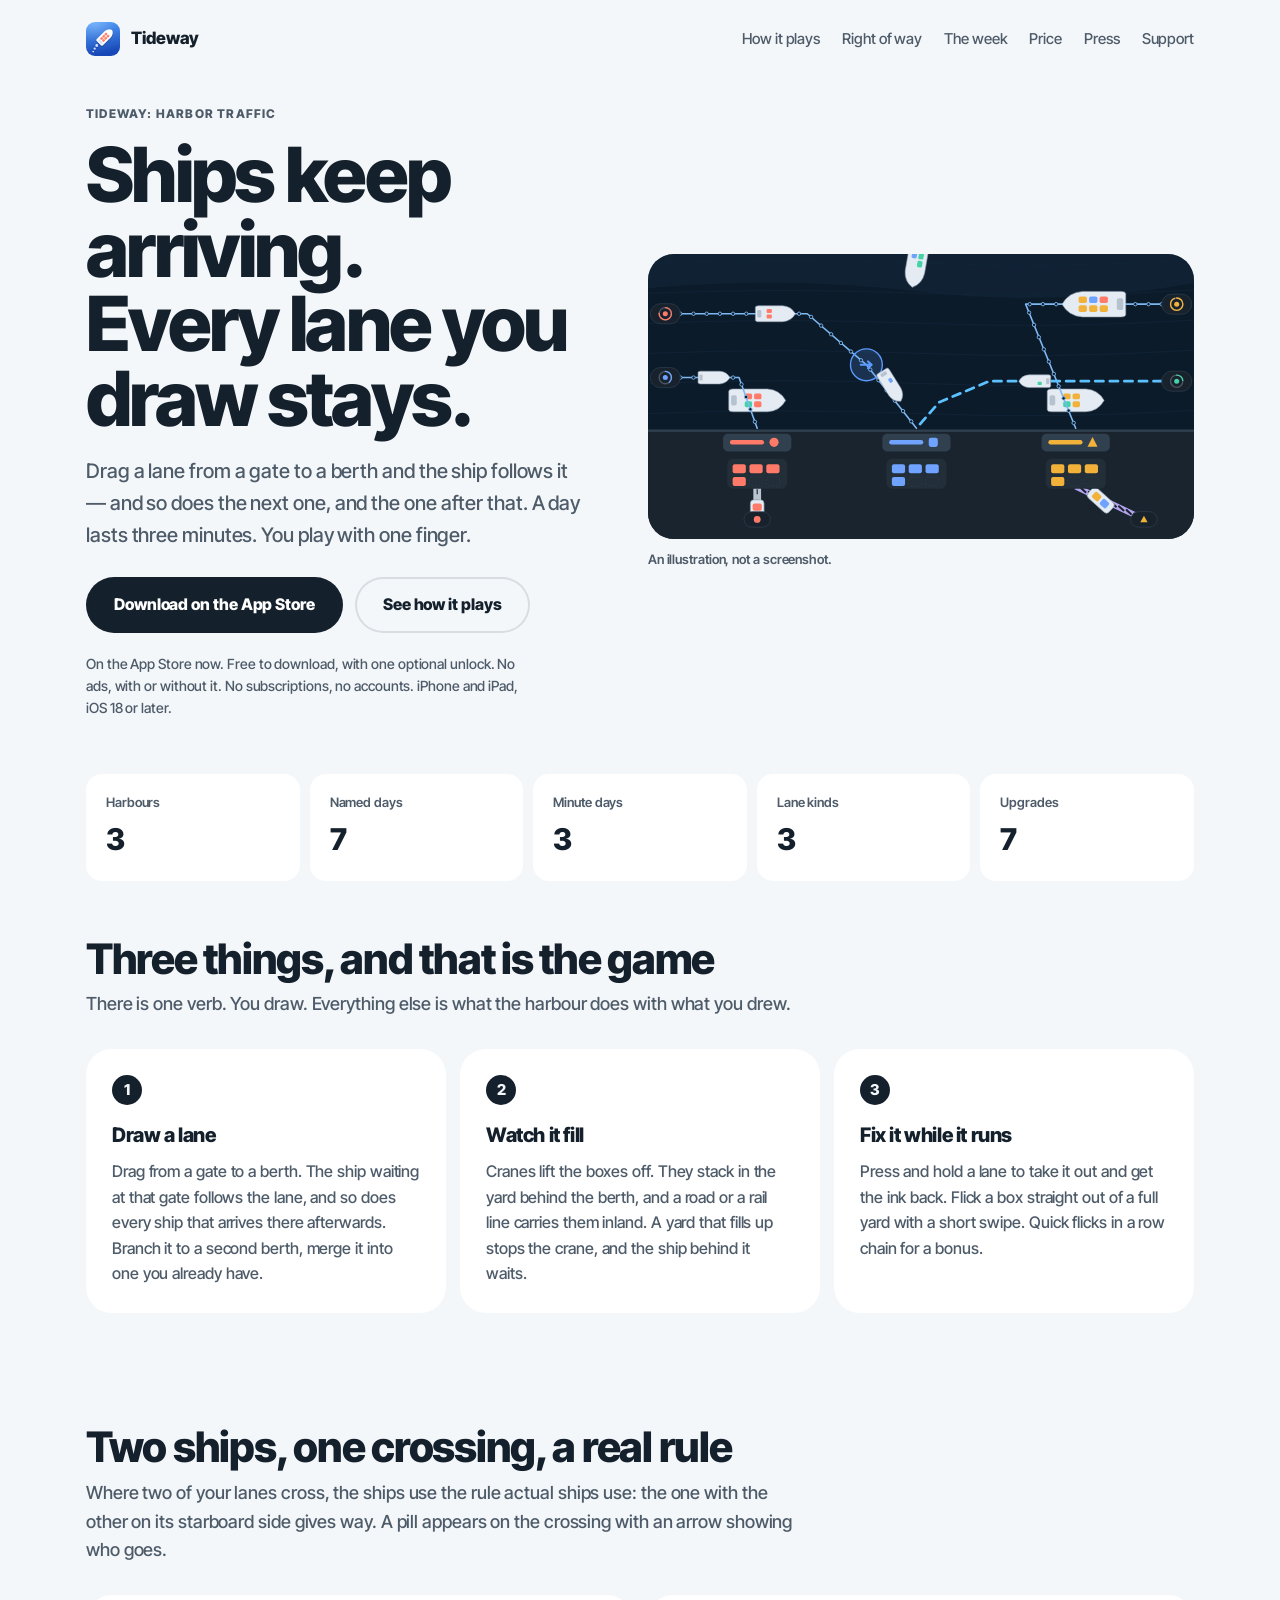
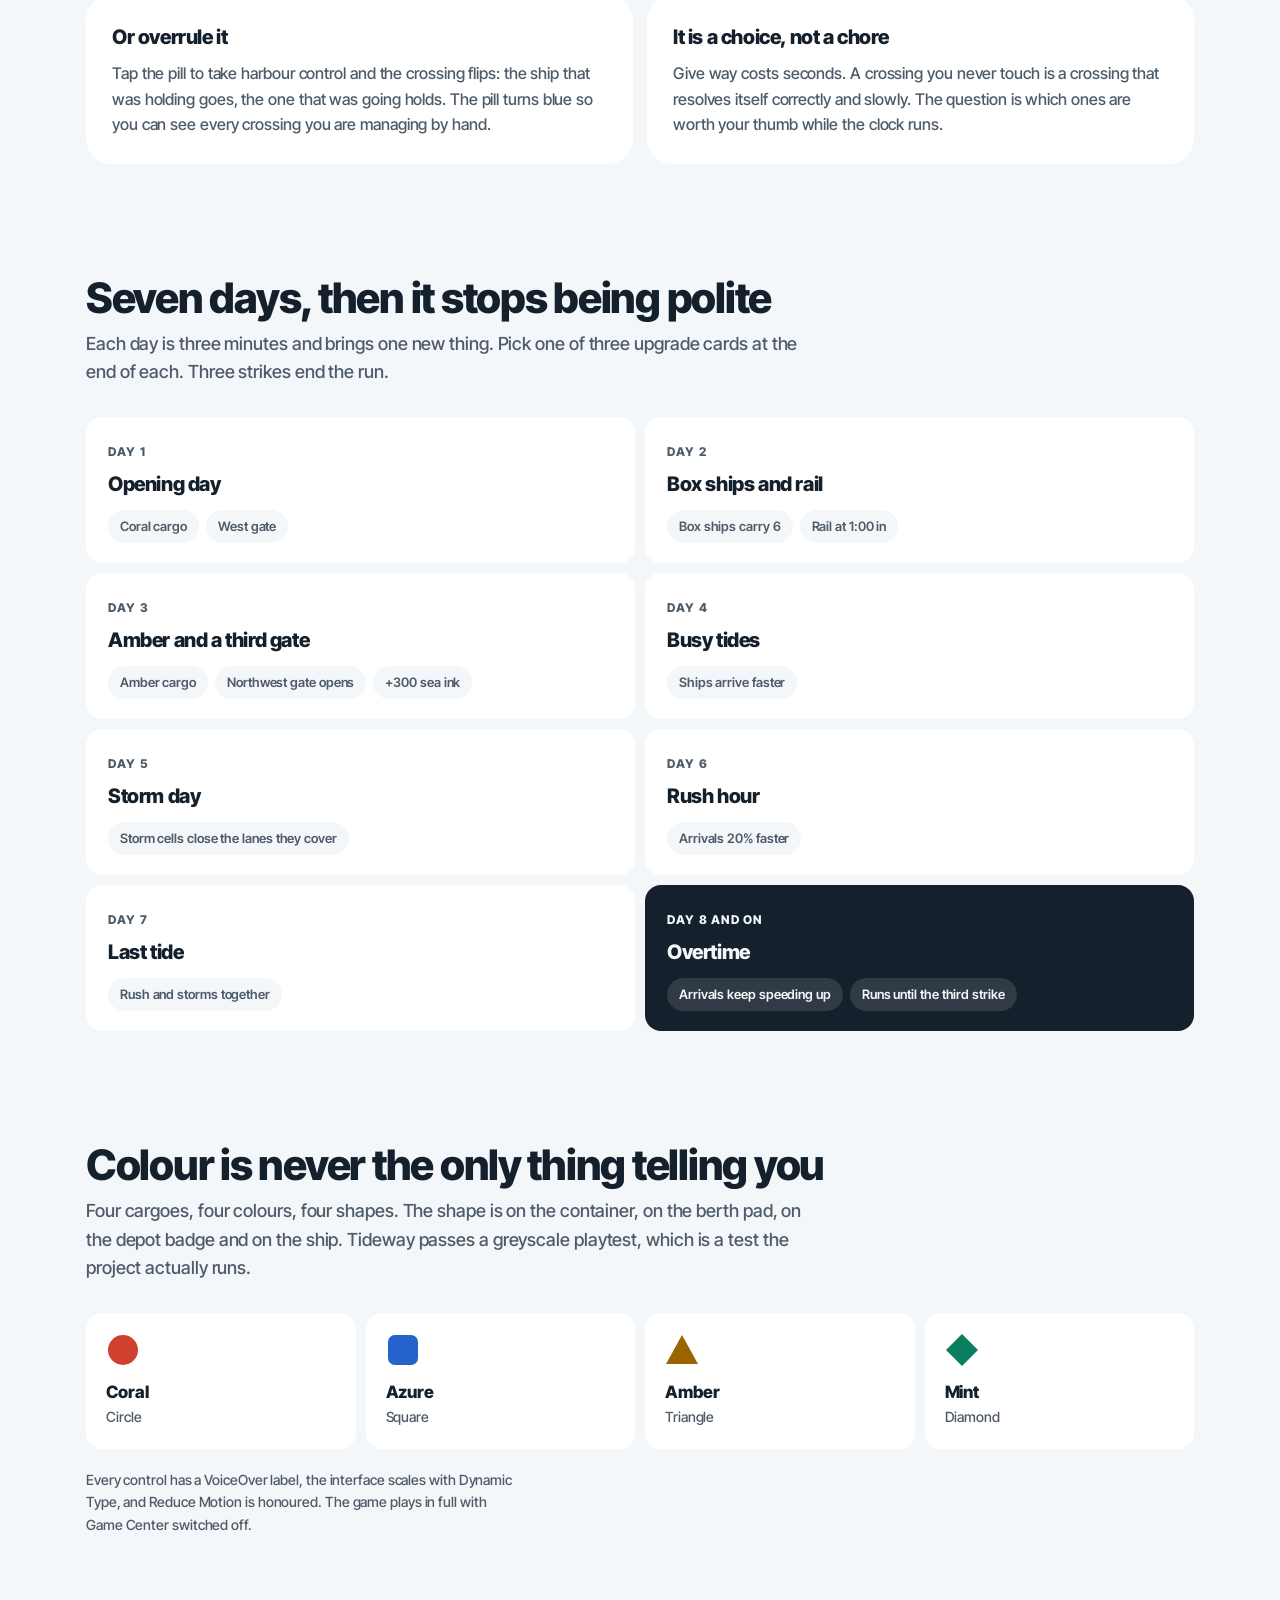
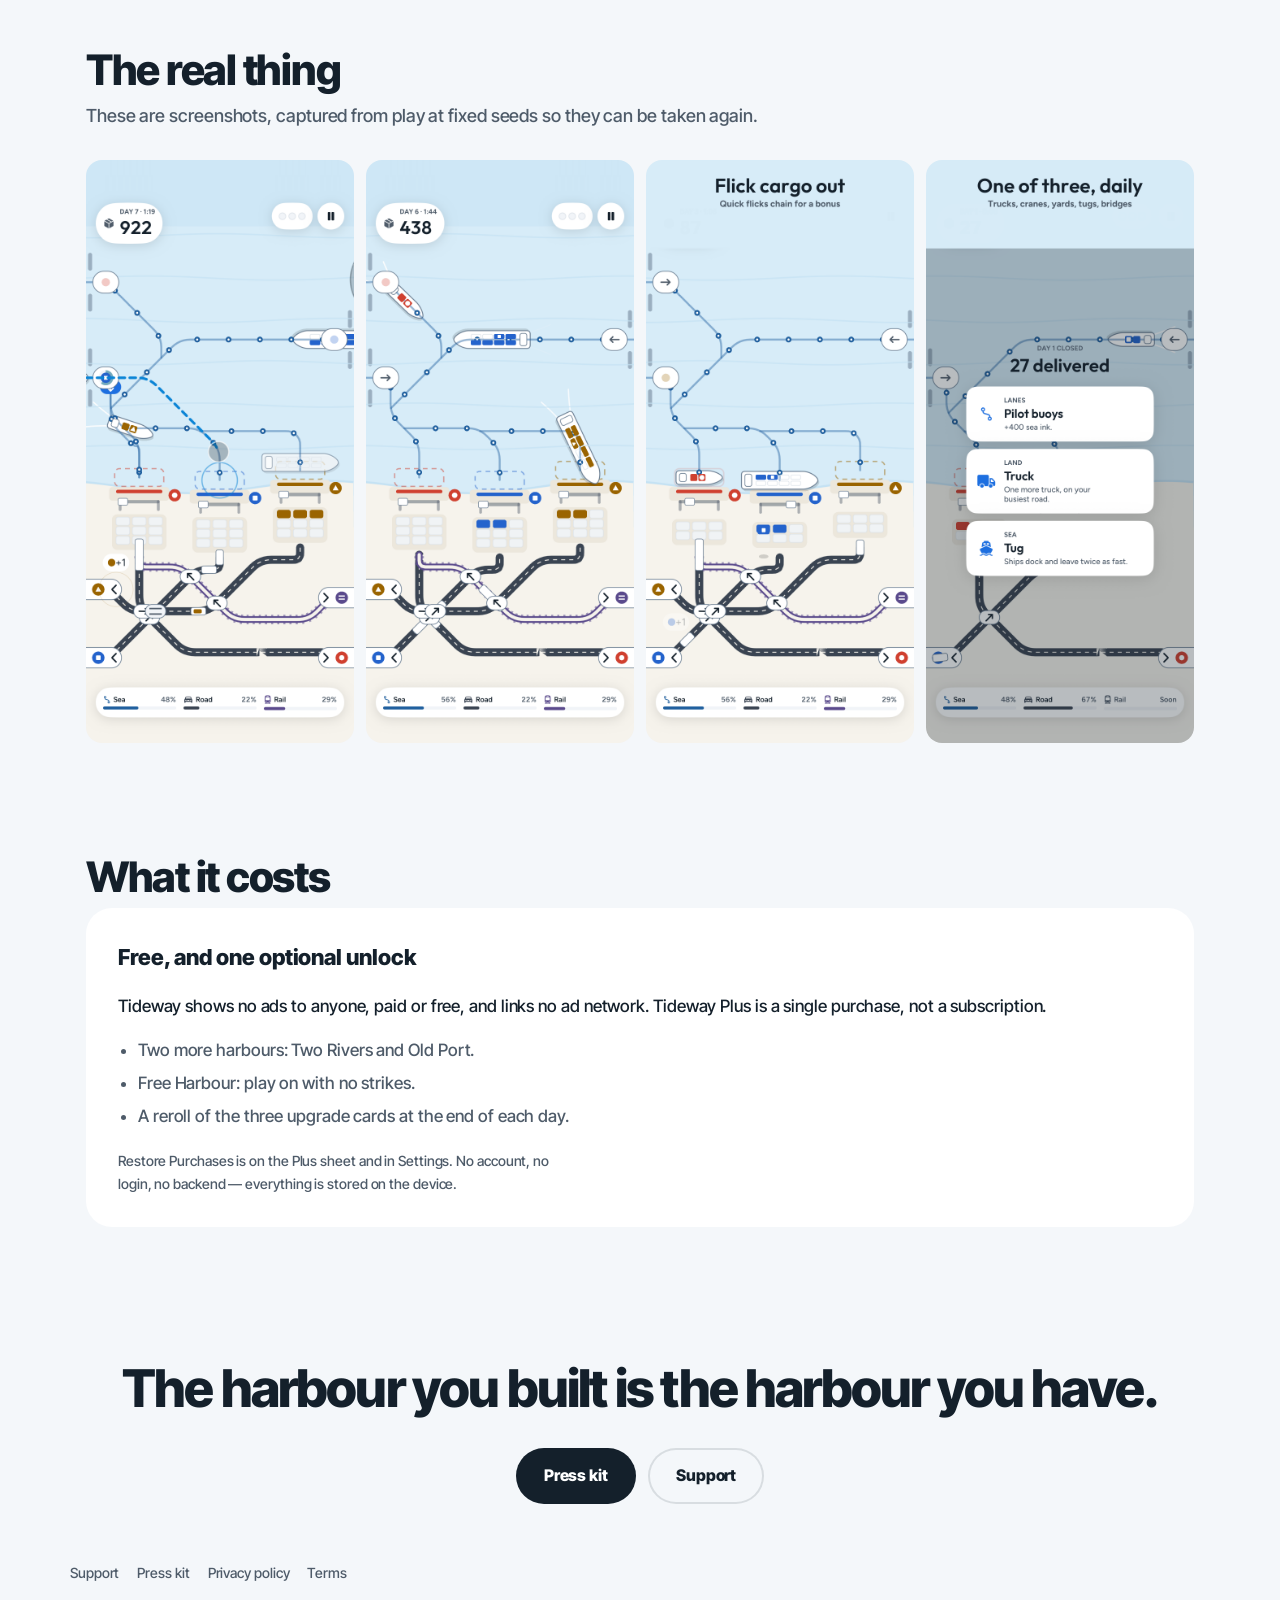
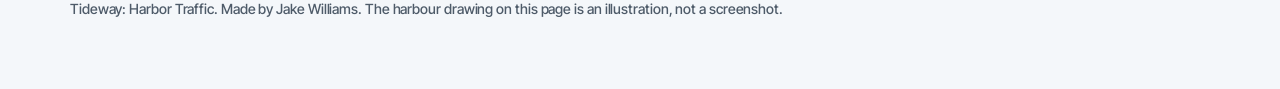
<file: index.html>
<!doctype html>
<html lang="en">
<head>
<meta charset="utf-8">
<meta name="viewport" content="width=device-width, initial-scale=1">
<title>Tideway: Harbor Traffic — a one-finger harbour game for iPhone</title>
<meta name="apple-itunes-app" content="app-id=6838040820">
<meta name="description" content="Ships keep arriving. Every lane you draw stays. Tideway is a one-finger harbour game: drag a lane from a gate to a berth and the ship follows it, for as long as the lane is there. Free, one $3.99 unlock, no ads.">
<meta name="color-scheme" content="light dark">
<meta name="theme-color" content="#F4F7FA" media="(prefers-color-scheme: light)">
<meta name="theme-color" content="#0C1B2A" media="(prefers-color-scheme: dark)">
<link rel="icon" href="assets/icon.png">
<link rel="apple-touch-icon" href="assets/icon.png">
<link rel="canonical" href="https://jakeintech.github.io/tideway-site/">
<meta property="og:type" content="website">
<meta property="og:site_name" content="Tideway: Harbor Traffic">
<meta property="og:title" content="Tideway: Harbor Traffic">
<meta property="og:description" content="Ships keep arriving. Every lane you draw stays. A one-finger harbour game for iPhone and iPad.">
<meta property="og:image" content="https://jakeintech.github.io/tideway-site/assets/og.png">
<meta property="og:image:width" content="1200">
<meta property="og:image:height" content="630">
<meta property="og:image:alt" content="A drawing of a night harbour from above: lit sea lanes running from gates to coral, azure and amber berths.">
<meta property="og:url" content="https://jakeintech.github.io/tideway-site/">
<meta name="twitter:card" content="summary_large_image">
<meta name="twitter:title" content="Tideway: Harbor Traffic">
<meta name="twitter:description" content="Ships keep arriving. Every lane you draw stays. A one-finger harbour game for iPhone and iPad.">
<meta name="twitter:image" content="https://jakeintech.github.io/tideway-site/assets/og.png">
<link rel="preconnect" href="https://fonts.googleapis.com">
<link rel="preconnect" href="https://fonts.gstatic.com" crossorigin>
<link rel="stylesheet" href="https://fonts.googleapis.com/css2?family=Inter+Tight:wght@500;600;800&display=swap">
<link rel="stylesheet" href="assets/site.css">
<script type="application/ld+json">
{
  "@context": "https://schema.org",
  "@type": "VideoGame",
  "name": "Tideway: Harbor Traffic",
  "alternateName": "Tideway",
  "description": "Ships keep arriving and every lane you draw stays. Drag a lane from a gate to a berth and the ship follows it. Branch it, merge it, build a network, and live with the network you built.",
  "image": "https://jakeintech.github.io/tideway-site/assets/og.png",
  "url": "https://jakeintech.github.io/tideway-site/",
  "applicationCategory": "GameApplication",
  "genre": ["Strategy", "Puzzle"],
  "operatingSystem": "iOS 18.0 or later",
  "gamePlatform": ["iPhone", "iPad"],
  "playMode": "SinglePlayer",
  "author": { "@type": "Person", "name": "Jake Williams" },
  "offers": [
    { "@type": "Offer", "price": "0", "priceCurrency": "USD", "name": "Tideway" },
    { "@type": "Offer", "price": "0.99", "priceCurrency": "USD", "name": "Tideway Plus" }
  ]
}
</script>
</head>
<body>
<a class="skip" href="#main">Skip to content</a>

<header class="wrap site-head">
  <a class="brand" href="./" aria-label="Tideway home"><img src="assets/icon.png" alt="" width="34" height="34">Tideway</a>
  <nav class="site-nav" aria-label="Site">
    <a href="#how">How it plays</a>
    <a href="#giveway">Right of way</a>
    <a href="#week">The week</a>
    <a href="#price">Price</a>
    <a href="press.html">Press</a>
    <a href="support.html">Support</a>
  </nav>
</header>

<main id="main">

<section class="hero" aria-labelledby="hero-title">
  <div class="wrap hero-grid">
    <div>
      <p class="label">Tideway: Harbor Traffic</p>
      <h1 id="hero-title"><span class="line">Ships keep arriving.</span> <span class="line">Every lane you</span> <span class="line">draw stays.</span></h1>
      <p class="lede">Drag a lane from a gate to a berth and the ship follows it — and so does the next one, and the one after that. A day lasts <span class="nb">three minutes</span>. You play with one finger.</p>
      <div class="cta">
        <a class="btn" href="https://apps.apple.com/app/id6838040820">Download on the App Store</a>
        <a class="btn ghost" href="#how">See how it plays</a>
      </div>
      <p class="fine">On the App Store now. Free to download, with one optional unlock. No ads, with or without it. No subscriptions, no accounts. iPhone and iPad, iOS 18 or later.</p>
    </div>
    <figure>
      <div class="art-frame"><img src="assets/harbour.svg" width="1200" height="625" alt="A drawing of a night harbour seen from above. Lit sea lanes run from four gates at the edges to three quay berths marked coral, azure and amber. Container ships follow them, one held at a ringed crossing while another crosses, and a lorry and a train carry boxes inland."></div>
      <figcaption>An illustration, not a screenshot.</figcaption>
    </figure>
  </div>
</section>

<section aria-label="Tideway in numbers">
  <div class="wrap">
    <ul class="stats">
      <li class="stat"><span class="lab">Harbours</span><span class="num">3</span></li>
      <li class="stat"><span class="lab">Named days</span><span class="num">7</span></li>
      <li class="stat"><span class="lab">Minute days</span><span class="num">3</span></li>
      <li class="stat"><span class="lab">Lane kinds</span><span class="num">3</span></li>
      <li class="stat"><span class="lab">Upgrades</span><span class="num">7</span></li>
    </ul>
  </div>
</section>

<section class="section" id="how" aria-labelledby="how-title">
  <div class="wrap">
    <h2 id="how-title">Three things, and that is the game</h2>
    <p class="sub">There is one verb. You draw. Everything else is what the harbour does with what you drew.</p>
    <div class="cards three">
      <div class="card">
        <span class="step">1</span>
        <h3>Draw a lane</h3>
        <p>Drag from a gate to a berth. The ship waiting at that gate follows the lane, and so does every ship that arrives there afterwards. Branch it to a second berth, merge it into one you already have.</p>
      </div>
      <div class="card">
        <span class="step">2</span>
        <h3>Watch it fill</h3>
        <p>Cranes lift the boxes off. They stack in the yard behind the berth, and a road or a rail line carries them inland. A yard that fills up stops the crane, and the ship behind it waits.</p>
      </div>
      <div class="card">
        <span class="step">3</span>
        <h3>Fix it while it runs</h3>
        <p>Press and hold a lane to take it out and get the ink back. Flick a box straight out of a full yard with a short swipe. Quick flicks in a row chain for a bonus.</p>
      </div>
    </div>
  </div>
</section>

<section class="section" id="giveway" aria-labelledby="giveway-title">
  <div class="wrap">
    <h2 id="giveway-title">Two ships, one crossing, a real rule</h2>
    <p class="sub">Where two of your lanes cross, the ships use the rule actual ships use: the one with the other on its starboard side gives way. A pill appears on the crossing with an arrow showing who goes.</p>
    <div class="cards two">
      <div class="card">
        <h3>Or overrule it</h3>
        <p>Tap the pill to take harbour control and the crossing flips: the ship that was holding goes, the one that was going holds. The pill turns blue so you can see every crossing you are managing by hand.</p>
      </div>
      <div class="card">
        <h3>It is a choice, not a chore</h3>
        <p>Give way costs seconds. A crossing you never touch is a crossing that resolves itself correctly and slowly. The question is which ones are worth your thumb while the clock runs.</p>
      </div>
    </div>
  </div>
</section>

<section class="section" id="week" aria-labelledby="week-title">
  <div class="wrap">
    <h2 id="week-title">Seven days, then it stops being polite</h2>
    <p class="sub">Each day is three minutes and brings one new thing. Pick one of three upgrade cards at the end of each. Three strikes end the run.</p>
    <div class="days">
      <div class="day"><span class="n">Day 1</span><h3>Opening day</h3><ul class="tags"><li>Coral cargo</li><li>West gate</li></ul></div>
      <div class="day"><span class="n">Day 2</span><h3>Box ships and rail</h3><ul class="tags"><li>Box ships carry 6</li><li>Rail at 1:00 in</li></ul></div>
      <div class="day"><span class="n">Day 3</span><h3>Amber and a third gate</h3><ul class="tags"><li>Amber cargo</li><li>Northwest gate opens</li><li>+300 sea ink</li></ul></div>
      <div class="day"><span class="n">Day 4</span><h3>Busy tides</h3><ul class="tags"><li>Ships arrive faster</li></ul></div>
      <div class="day"><span class="n">Day 5</span><h3>Storm day</h3><ul class="tags"><li>Storm cells close the lanes they cover</li></ul></div>
      <div class="day"><span class="n">Day 6</span><h3>Rush hour</h3><ul class="tags"><li>Arrivals 20% faster</li></ul></div>
      <div class="day"><span class="n">Day 7</span><h3>Last tide</h3><ul class="tags"><li>Rush and storms together</li></ul></div>
      <div class="day overtime"><span class="n">Day 8 and on</span><h3>Overtime</h3><ul class="tags"><li>Arrivals keep speeding up</li><li>Runs until the third strike</li></ul></div>
    </div>
  </div>
</section>

<section class="section" id="read" aria-labelledby="read-title">
  <div class="wrap">
    <h2 id="read-title">Colour is never the only thing telling you</h2>
    <p class="sub">Four cargoes, four colours, four shapes. The shape is on the container, on the berth pad, on the depot badge and on the ship. Tideway passes a greyscale playtest, which is a test the project actually runs.</p>
    <div class="cargo">
      <div class="kind">
        <svg class="mark" viewBox="0 0 34 34" aria-hidden="true"><circle cx="17" cy="17" r="15" fill="var(--coral)"/></svg>
        <div class="name">Coral</div><div class="where">Circle</div>
      </div>
      <div class="kind">
        <svg class="mark" viewBox="0 0 34 34" aria-hidden="true"><rect x="2" y="2" width="30" height="30" rx="7" fill="var(--azure)"/></svg>
        <div class="name">Azure</div><div class="where">Square</div>
      </div>
      <div class="kind">
        <svg class="mark" viewBox="0 0 34 34" aria-hidden="true"><path d="M17 2 L33 31 H1 Z" fill="var(--amber)"/></svg>
        <div class="name">Amber</div><div class="where">Triangle</div>
      </div>
      <div class="kind">
        <svg class="mark" viewBox="0 0 34 34" aria-hidden="true"><path d="M17 1 L33 17 L17 33 L1 17 Z" fill="var(--mint)"/></svg>
        <div class="name">Mint</div><div class="where">Diamond</div>
      </div>
    </div>
    <p class="fine">Every control has a VoiceOver label, the interface scales with Dynamic Type, and Reduce Motion is honoured. The game plays in full with Game Center switched off.</p>
  </div>
</section>

<section class="section" id="screens" aria-labelledby="screens-title">
  <div class="wrap">
    <h2 id="screens-title">The real thing</h2>
    <p class="sub">These are screenshots, captured from play at fixed seeds so they can be taken again.</p>
    <div class="shots">
      <img src="assets/01_draw_lanes.png" alt="A lane drawn from the west gate to the coral berth, with a ship following it." loading="lazy" width="330" height="716">
      <img src="assets/02_give_way.png" alt="Two lanes crossing, with the give-way pill showing which ship holds." loading="lazy" width="330" height="716">
      <img src="assets/04_flick_cargo.png" alt="A box being flicked out of a full yard toward its road exit." loading="lazy" width="330" height="716">
      <img src="assets/05_upgrades.png" alt="The end of a day, with three upgrade cards to pick from." loading="lazy" width="330" height="716">
    </div>
  </div>
</section>

<section class="section" id="price" aria-labelledby="price-title">
  <div class="wrap">
    <h2 id="price-title">What it costs</h2>
    <div class="price">
      <h3>Free, and one optional unlock</h3>
      <p>Tideway shows no ads to anyone, paid or free, and links no ad network. Tideway Plus is a single purchase, not a subscription.</p>
      <ul>
        <li>Two more harbours: Two Rivers and Old Port.</li>
        <li>Free Harbour: play on with no strikes.</li>
        <li>A reroll of the three upgrade cards at the end of each day.</li>
      </ul>
      <p class="fine">Restore Purchases is on the Plus sheet and in Settings. No account, no login, no backend — everything is stored on the device.</p>
    </div>
  </div>
</section>

<section class="closing" aria-labelledby="closing-title">
  <div class="wrap">
    <h2 id="closing-title">The harbour you built is the harbour you have.</h2>
    <div class="cta" style="justify-content:center">
      <a class="btn" href="press.html">Press kit</a>
      <a class="btn ghost" href="support.html">Support</a>
    </div>
  </div>
</section>

</main>

<footer class="wrap site-foot">
  <nav aria-label="Footer">
    <a href="support.html">Support</a>
    <a href="press.html">Press kit</a>
    <a href="privacy-policy.html">Privacy policy</a>
    <a href="terms-of-service.html">Terms</a>
  </nav>
  <p>Tideway: Harbor Traffic. Made by Jake Williams. The harbour drawing on this page is an illustration, not a screenshot.</p>
</footer>
</body>
</html>
</file>
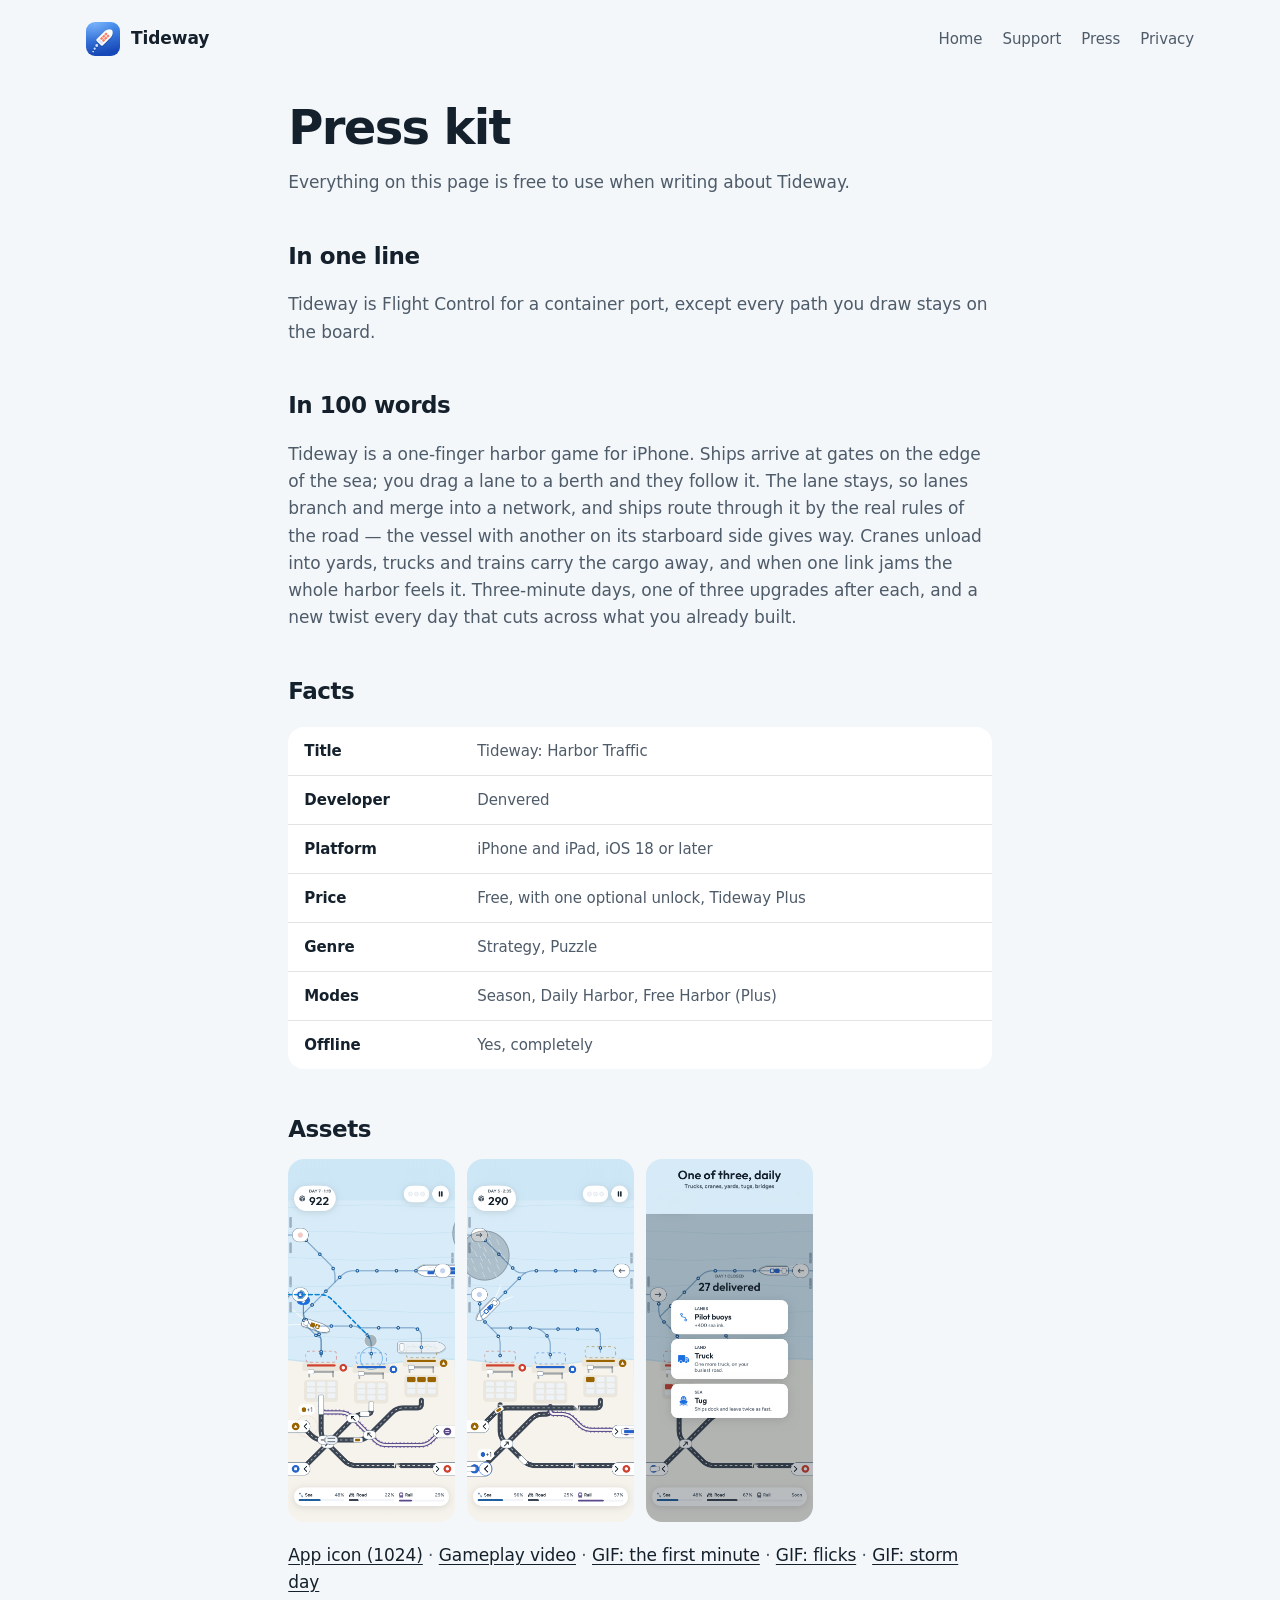
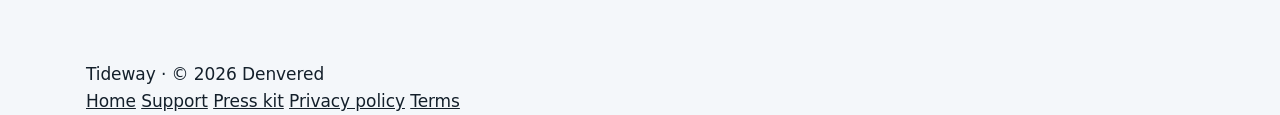
<file: press.html>
<!doctype html>
<html lang="en">
<head>
<meta charset="utf-8">
<meta name="viewport" content="width=device-width, initial-scale=1">
<title>Press kit — Tideway</title>
<meta name="description" content="Icon, screenshots, GIFs and a 100-word blurb for Tideway.">
<link rel="icon" href="assets/icon.png">
<link rel="canonical" href="https://jakeintech.github.io/tideway-site/press.html">
<meta property="og:type" content="website">
<meta property="og:title" content="Press kit — Tideway">
<meta property="og:description" content="Icon, screenshots, GIFs and a 100-word blurb for Tideway.">
<meta property="og:image" content="https://jakeintech.github.io/tideway-site/assets/og.png">
<meta property="og:url" content="https://jakeintech.github.io/tideway-site/press.html">
<meta name="twitter:card" content="summary_large_image">
<link rel="preconnect" href="https://fonts.googleapis.com">
<link rel="preconnect" href="https://fonts.gstatic.com" crossorigin>
<link rel="stylesheet" href="https://fonts.googleapis.com/css2?family=Outfit:wght@600&family=Figtree:wght@400;600;700&display=swap">
<link rel="stylesheet" href="assets/site.css">

</head>
<body>
<header class="site"><div class="wrap">
  <img src="assets/icon.png" alt="">
  <strong>Tideway</strong>
  <nav>
    <a href="index.html">Home</a>
    <a href="support.html">Support</a>
    <a href="press.html">Press</a>
    <a href="privacy-policy.html">Privacy</a>
  </nav>
</div></header>

<main><section><div class="wrap prose">
<h1>Press kit</h1>
<p>Everything on this page is free to use when writing about Tideway.</p>

<h2>In one line</h2>
<p>Tideway is Flight Control for a container port, except every path you draw stays
on the board.</p>

<h2>In 100 words</h2>
<p>Tideway is a one-finger harbor game for iPhone. Ships arrive at gates on the
edge of the sea; you drag a lane to a berth and they follow it. The lane stays, so
lanes branch and merge into a network, and ships route through it by the real rules
of the road &mdash; the vessel with another on its starboard side gives way. Cranes
unload into yards, trucks and trains carry the cargo away, and when one link jams
the whole harbor feels it. Three-minute days, one of three upgrades after each, and
a new twist every day that cuts across what you already built.</p>

<h2>Facts</h2>
<table class="data">
  <tr><th>Title</th><td>Tideway: Harbor Traffic</td></tr>
  <tr><th>Developer</th><td>Denvered</td></tr>
  <tr><th>Platform</th><td>iPhone and iPad, iOS 18 or later</td></tr>
  <tr><th>Price</th><td>Free, with one optional unlock, Tideway Plus</td></tr>
  <tr><th>Genre</th><td>Strategy, Puzzle</td></tr>
  <tr><th>Modes</th><td>Season, Daily Harbor, Free Harbor (Plus)</td></tr>
  <tr><th>Offline</th><td>Yes, completely</td></tr>
</table>

<h2>Assets</h2>
<div class="shots">
  <img src="assets/01_draw_lanes.png" alt="Drawing a lane" loading="lazy">
  <img src="assets/03_every_day.png" alt="A storm crossing the harbor" loading="lazy">
  <img src="assets/05_upgrades.png" alt="Three upgrade cards at the end of a day" loading="lazy">
</div>
<p style="margin-top:20px">
  <a href="assets/icon.png">App icon (1024)</a> &middot;
  <a href="assets/loop.mp4">Gameplay video</a> &middot;
  <a href="press/tideway_1_first_minute.gif">GIF: the first minute</a> &middot;
  <a href="press/tideway_3_flicks.gif">GIF: flicks</a> &middot;
  <a href="press/tideway_4_storm.gif">GIF: storm day</a>
</p>
</div></section></main>
<footer class="site"><div class="wrap">
  <span>Tideway &middot; &copy; 2026 Denvered</span>
  <nav>
    <a href="index.html">Home</a>
    <a href="support.html">Support</a>
    <a href="press.html">Press kit</a>
    <a href="privacy-policy.html">Privacy policy</a>
    <a href="terms-of-service.html">Terms</a>
  </nav>
</div></footer>
</body>
</html>
</file>
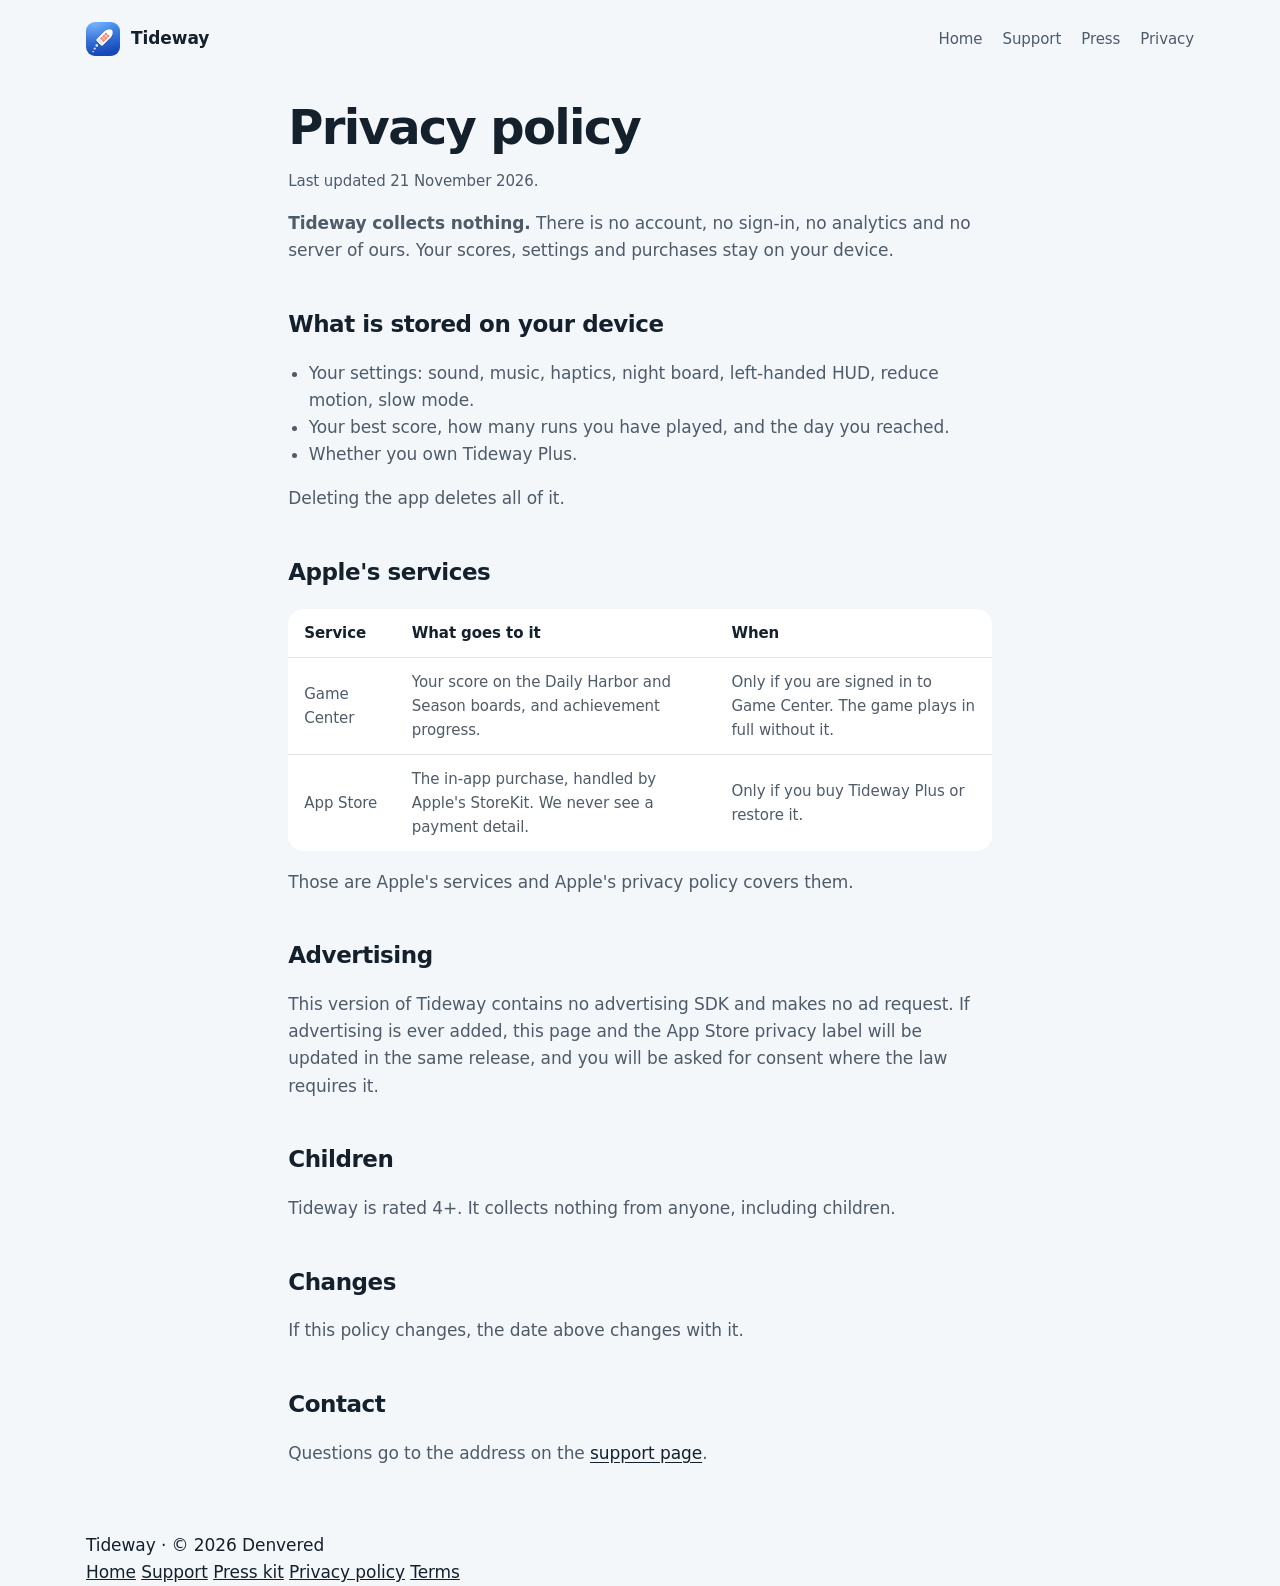
<file: privacy-policy.html>
<!doctype html>
<html lang="en">
<head>
<meta charset="utf-8">
<meta name="viewport" content="width=device-width, initial-scale=1">
<title>Privacy policy — Tideway</title>
<meta name="description" content="Tideway collects nothing. Everything stays on your device.">
<link rel="icon" href="assets/icon.png">
<link rel="canonical" href="https://jakeintech.github.io/tideway-site/privacy-policy.html">
<meta property="og:type" content="website">
<meta property="og:title" content="Privacy policy — Tideway">
<meta property="og:description" content="Tideway collects nothing. Everything stays on your device.">
<meta property="og:image" content="https://jakeintech.github.io/tideway-site/assets/og.png">
<meta property="og:url" content="https://jakeintech.github.io/tideway-site/privacy-policy.html">
<meta name="twitter:card" content="summary_large_image">
<link rel="preconnect" href="https://fonts.googleapis.com">
<link rel="preconnect" href="https://fonts.gstatic.com" crossorigin>
<link rel="stylesheet" href="https://fonts.googleapis.com/css2?family=Outfit:wght@600&family=Figtree:wght@400;600;700&display=swap">
<link rel="stylesheet" href="assets/site.css">

</head>
<body>
<header class="site"><div class="wrap">
  <img src="assets/icon.png" alt="">
  <strong>Tideway</strong>
  <nav>
    <a href="index.html">Home</a>
    <a href="support.html">Support</a>
    <a href="press.html">Press</a>
    <a href="privacy-policy.html">Privacy</a>
  </nav>
</div></header>

<main><section><div class="wrap prose">
<h1>Privacy policy</h1>
<p class="note">Last updated 21 November 2026.</p>

<p><strong>Tideway collects nothing.</strong> There is no account, no sign-in, no
analytics and no server of ours. Your scores, settings and purchases stay on your
device.</p>

<h2>What is stored on your device</h2>
<ul>
  <li>Your settings: sound, music, haptics, night board, left-handed HUD, reduce motion, slow mode.</li>
  <li>Your best score, how many runs you have played, and the day you reached.</li>
  <li>Whether you own Tideway Plus.</li>
</ul>
<p>Deleting the app deletes all of it.</p>

<h2>Apple's services</h2>
<table class="data">
  <tr><th>Service</th><th>What goes to it</th><th>When</th></tr>
  <tr><td>Game Center</td><td>Your score on the Daily Harbor and Season boards, and achievement progress.</td><td>Only if you are signed in to Game Center. The game plays in full without it.</td></tr>
  <tr><td>App Store</td><td>The in-app purchase, handled by Apple's StoreKit. We never see a payment detail.</td><td>Only if you buy Tideway Plus or restore it.</td></tr>
</table>
<p>Those are Apple's services and Apple's privacy policy covers them.</p>

<h2>Advertising</h2>
<p>This version of Tideway contains no advertising SDK and makes no ad request.
If advertising is ever added, this page and the App Store privacy label will be
updated in the same release, and you will be asked for consent where the law
requires it.</p>

<h2>Children</h2>
<p>Tideway is rated 4+. It collects nothing from anyone, including children.</p>

<h2>Changes</h2>
<p>If this policy changes, the date above changes with it.</p>

<h2>Contact</h2>
<p>Questions go to the address on the <a href="support.html">support page</a>.</p>
</div></section></main>
<footer class="site"><div class="wrap">
  <span>Tideway &middot; &copy; 2026 Denvered</span>
  <nav>
    <a href="index.html">Home</a>
    <a href="support.html">Support</a>
    <a href="press.html">Press kit</a>
    <a href="privacy-policy.html">Privacy policy</a>
    <a href="terms-of-service.html">Terms</a>
  </nav>
</div></footer>
</body>
</html>
</file>
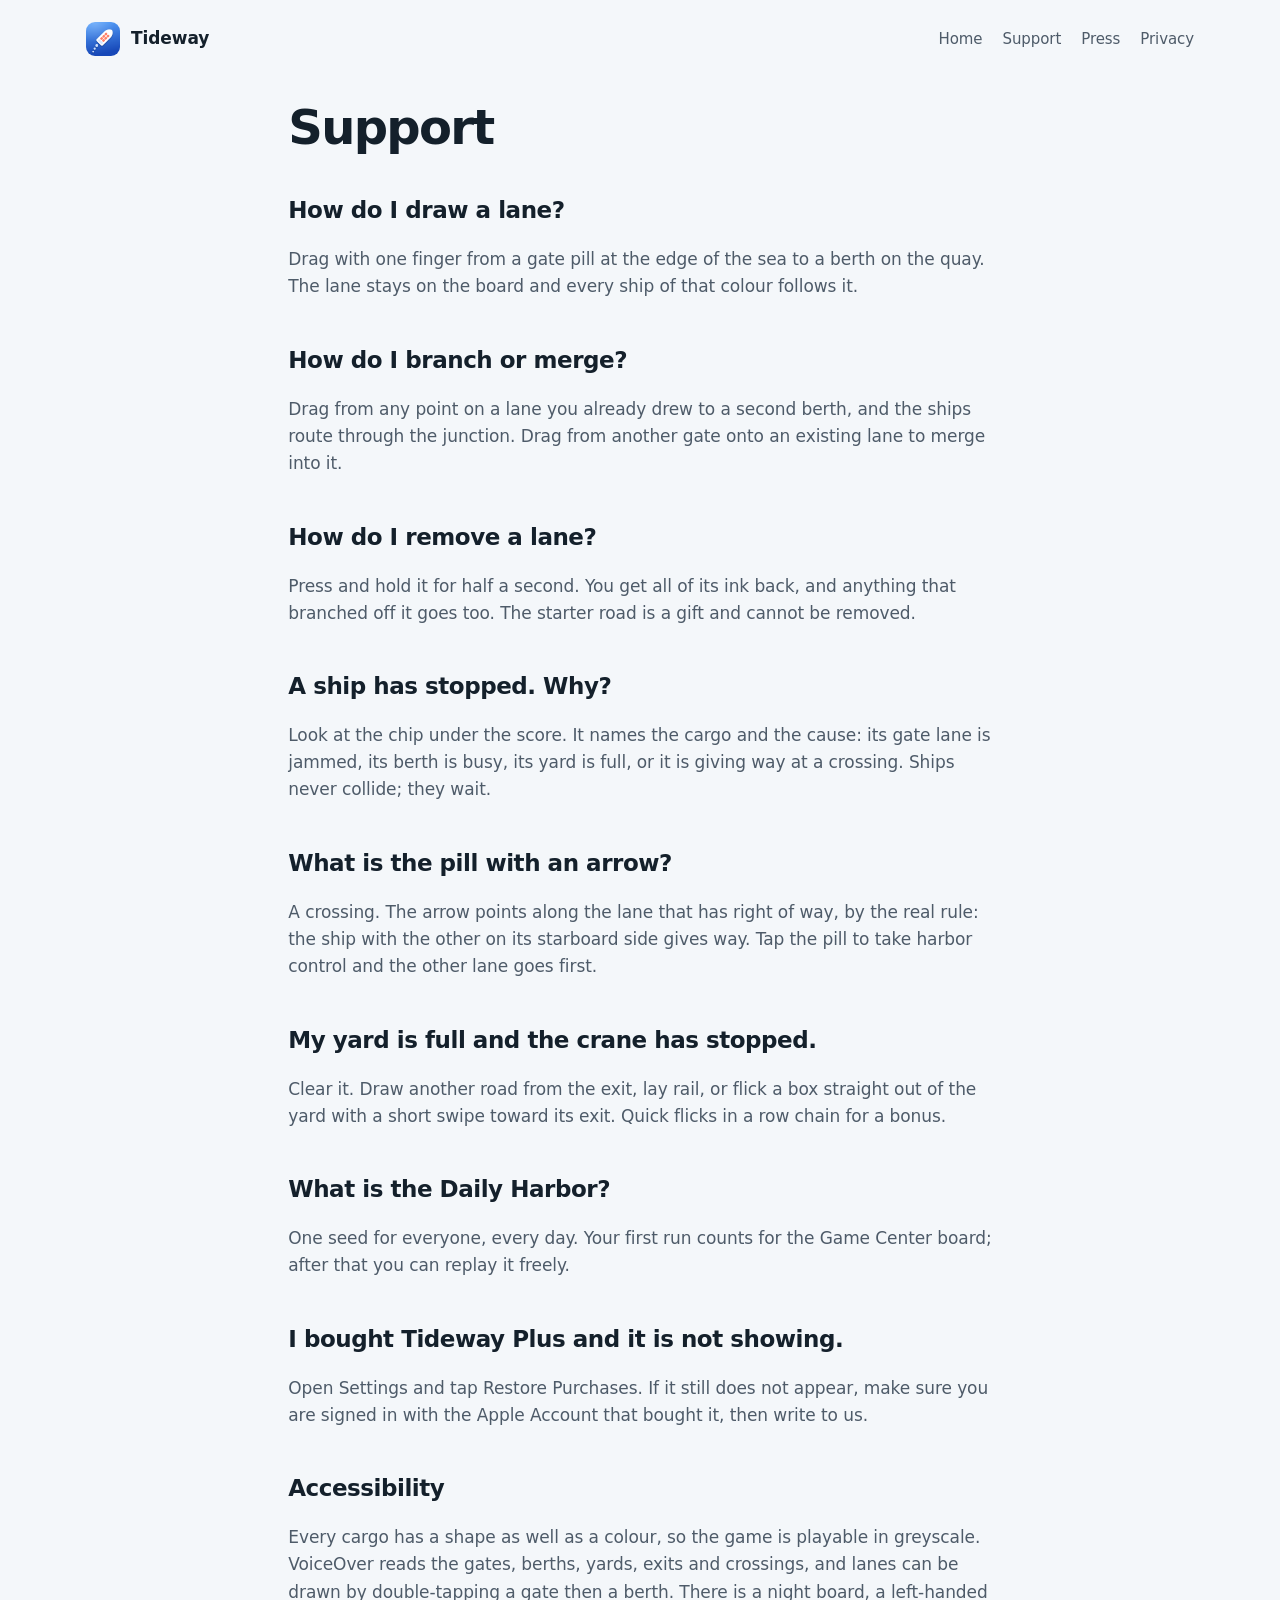
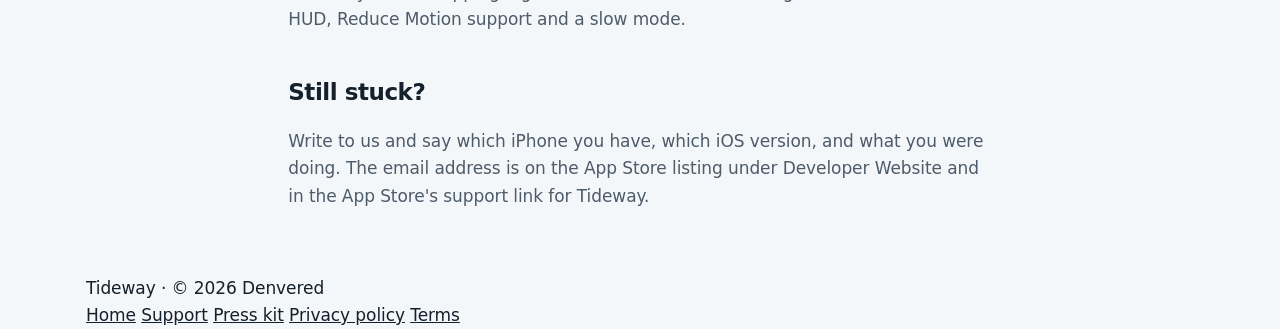
<file: support.html>
<!doctype html>
<html lang="en">
<head>
<meta charset="utf-8">
<meta name="viewport" content="width=device-width, initial-scale=1">
<title>Support — Tideway</title>
<meta name="description" content="How to play Tideway, and what to do when something goes wrong.">
<link rel="icon" href="assets/icon.png">
<link rel="canonical" href="https://jakeintech.github.io/tideway-site/support.html">
<meta property="og:type" content="website">
<meta property="og:title" content="Support — Tideway">
<meta property="og:description" content="How to play Tideway, and what to do when something goes wrong.">
<meta property="og:image" content="https://jakeintech.github.io/tideway-site/assets/og.png">
<meta property="og:url" content="https://jakeintech.github.io/tideway-site/support.html">
<meta name="twitter:card" content="summary_large_image">
<link rel="preconnect" href="https://fonts.googleapis.com">
<link rel="preconnect" href="https://fonts.gstatic.com" crossorigin>
<link rel="stylesheet" href="https://fonts.googleapis.com/css2?family=Outfit:wght@600&family=Figtree:wght@400;600;700&display=swap">
<link rel="stylesheet" href="assets/site.css">

</head>
<body>
<header class="site"><div class="wrap">
  <img src="assets/icon.png" alt="">
  <strong>Tideway</strong>
  <nav>
    <a href="index.html">Home</a>
    <a href="support.html">Support</a>
    <a href="press.html">Press</a>
    <a href="privacy-policy.html">Privacy</a>
  </nav>
</div></header>

<main><section><div class="wrap prose">
<h1>Support</h1>

<h2>How do I draw a lane?</h2>
<p>Drag with one finger from a gate pill at the edge of the sea to a berth on the
quay. The lane stays on the board and every ship of that colour follows it.</p>

<h2>How do I branch or merge?</h2>
<p>Drag from any point on a lane you already drew to a second berth, and the ships
route through the junction. Drag from another gate onto an existing lane to merge
into it.</p>

<h2>How do I remove a lane?</h2>
<p>Press and hold it for half a second. You get all of its ink back, and anything
that branched off it goes too. The starter road is a gift and cannot be removed.</p>

<h2>A ship has stopped. Why?</h2>
<p>Look at the chip under the score. It names the cargo and the cause: its gate
lane is jammed, its berth is busy, its yard is full, or it is giving way at a
crossing. Ships never collide; they wait.</p>

<h2>What is the pill with an arrow?</h2>
<p>A crossing. The arrow points along the lane that has right of way, by the real
rule: the ship with the other on its starboard side gives way. Tap the pill to
take harbor control and the other lane goes first.</p>

<h2>My yard is full and the crane has stopped.</h2>
<p>Clear it. Draw another road from the exit, lay rail, or flick a box straight
out of the yard with a short swipe toward its exit. Quick flicks in a row chain
for a bonus.</p>

<h2>What is the Daily Harbor?</h2>
<p>One seed for everyone, every day. Your first run counts for the Game Center
board; after that you can replay it freely.</p>

<h2>I bought Tideway Plus and it is not showing.</h2>
<p>Open Settings and tap Restore Purchases. If it still does not appear, make sure
you are signed in with the Apple Account that bought it, then write to us.</p>

<h2>Accessibility</h2>
<p>Every cargo has a shape as well as a colour, so the game is playable in
greyscale. VoiceOver reads the gates, berths, yards, exits and crossings, and
lanes can be drawn by double-tapping a gate then a berth. There is a night board,
a left-handed HUD, Reduce Motion support and a slow mode.</p>

<h2>Still stuck?</h2>
<p>Write to us and say which iPhone you have, which iOS version, and what you were
doing. The email address is on the App Store listing under Developer Website and
in the App Store's support link for Tideway.</p>
</div></section></main>
<footer class="site"><div class="wrap">
  <span>Tideway &middot; &copy; 2026 Denvered</span>
  <nav>
    <a href="index.html">Home</a>
    <a href="support.html">Support</a>
    <a href="press.html">Press kit</a>
    <a href="privacy-policy.html">Privacy policy</a>
    <a href="terms-of-service.html">Terms</a>
  </nav>
</div></footer>
</body>
</html>
</file>
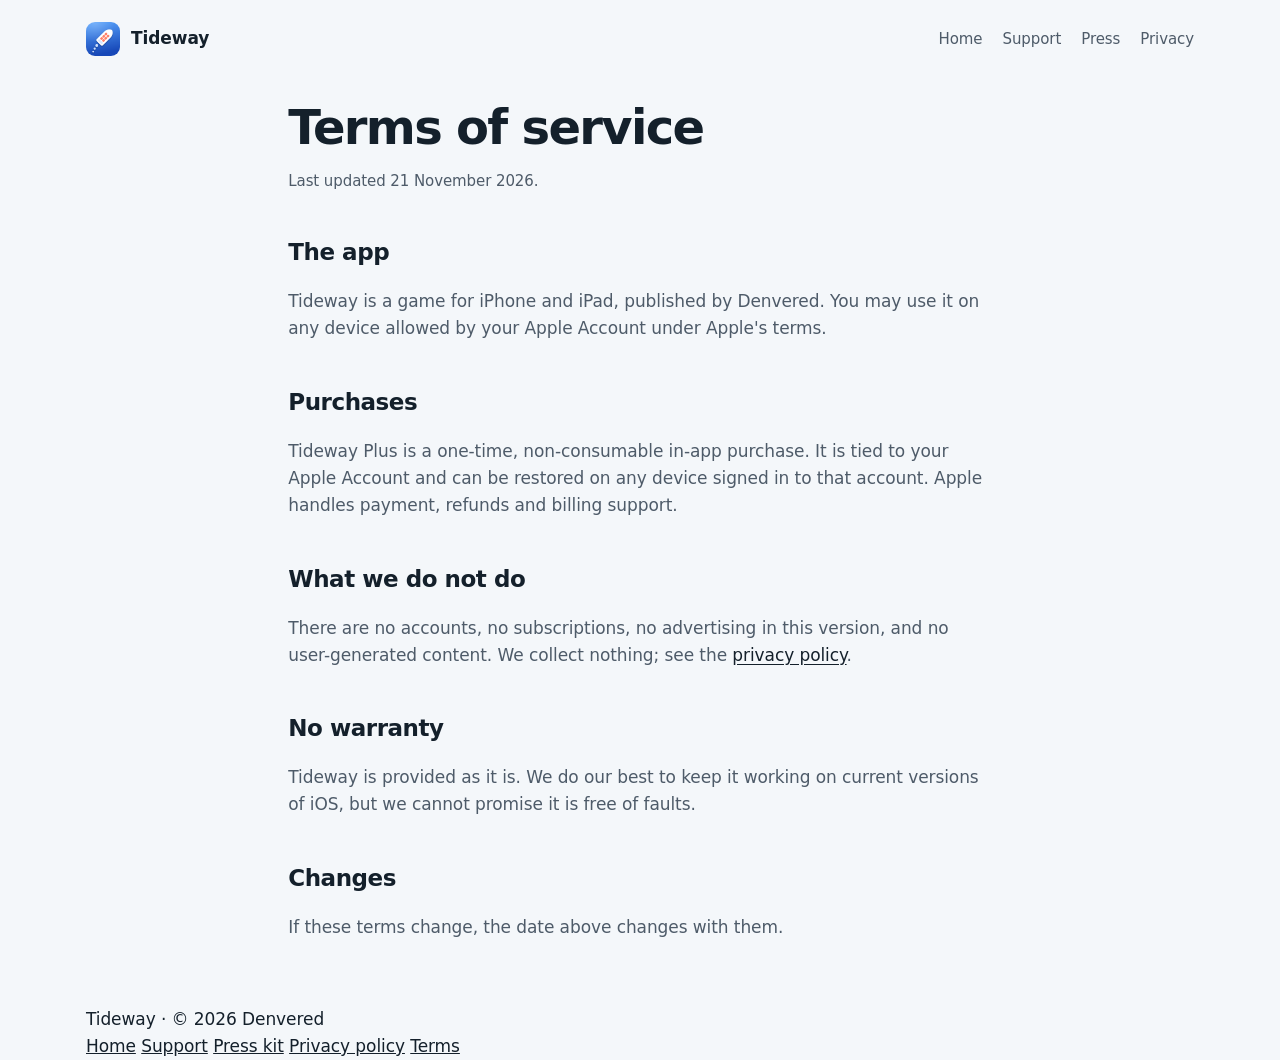
<file: terms-of-service.html>
<!doctype html>
<html lang="en">
<head>
<meta charset="utf-8">
<meta name="viewport" content="width=device-width, initial-scale=1">
<title>Terms — Tideway</title>
<meta name="description" content="The terms for using Tideway.">
<link rel="icon" href="assets/icon.png">
<link rel="canonical" href="https://jakeintech.github.io/tideway-site/terms-of-service.html">
<meta property="og:type" content="website">
<meta property="og:title" content="Terms — Tideway">
<meta property="og:description" content="The terms for using Tideway.">
<meta property="og:image" content="https://jakeintech.github.io/tideway-site/assets/og.png">
<meta property="og:url" content="https://jakeintech.github.io/tideway-site/terms-of-service.html">
<meta name="twitter:card" content="summary_large_image">
<link rel="preconnect" href="https://fonts.googleapis.com">
<link rel="preconnect" href="https://fonts.gstatic.com" crossorigin>
<link rel="stylesheet" href="https://fonts.googleapis.com/css2?family=Outfit:wght@600&family=Figtree:wght@400;600;700&display=swap">
<link rel="stylesheet" href="assets/site.css">

</head>
<body>
<header class="site"><div class="wrap">
  <img src="assets/icon.png" alt="">
  <strong>Tideway</strong>
  <nav>
    <a href="index.html">Home</a>
    <a href="support.html">Support</a>
    <a href="press.html">Press</a>
    <a href="privacy-policy.html">Privacy</a>
  </nav>
</div></header>

<main><section><div class="wrap prose">
<h1>Terms of service</h1>
<p class="note">Last updated 21 November 2026.</p>

<h2>The app</h2>
<p>Tideway is a game for iPhone and iPad, published by Denvered. You may use it on
any device allowed by your Apple Account under Apple's terms.</p>

<h2>Purchases</h2>
<p>Tideway Plus is a one-time, non-consumable in-app purchase. It is tied to your
Apple Account and can be restored on any device signed in to that account. Apple
handles payment, refunds and billing support.</p>

<h2>What we do not do</h2>
<p>There are no accounts, no subscriptions, no advertising in this version, and no
user-generated content. We collect nothing; see the
<a href="privacy-policy.html">privacy policy</a>.</p>

<h2>No warranty</h2>
<p>Tideway is provided as it is. We do our best to keep it working on current
versions of iOS, but we cannot promise it is free of faults.</p>

<h2>Changes</h2>
<p>If these terms change, the date above changes with them.</p>
</div></section></main>
<footer class="site"><div class="wrap">
  <span>Tideway &middot; &copy; 2026 Denvered</span>
  <nav>
    <a href="index.html">Home</a>
    <a href="support.html">Support</a>
    <a href="press.html">Press kit</a>
    <a href="privacy-policy.html">Privacy policy</a>
    <a href="terms-of-service.html">Terms</a>
  </nav>
</div></footer>
</body>
</html>
</file>
<file: assets/site.css>
/* Tideway site.
   The app's own two themes, from Tideway/design/tokens.json: Day is pale sea and warm land,
   Night is #0C1B2A water with the cargo colours at full strength. The marketing art is cut
   from the Night theme, because the Day crop had every value within a few points of every
   other and read as a blue smear at card size.
   One family, Inter Tight: 500 for text, 800 for titles and numerals. No borders, no
   shadows; blocks are flat fills with a 26px radius. The primary button is ink, never brand
   blue, so the one blue thing on the page is the harbour.
   Worst-case text pairs: quiet on ground 5.9:1 (Day) and 7.3:1 (Night); ink on surface
   14.8:1 and 13.1:1. No text is ever set on a cargo colour. */

:root {
  --ground: #F4F7FA;
  --surface: #FFFFFF;
  --ink: #14202B;
  --quiet: #4E5B69;
  --btn: #14202B;
  --on-btn: #FFFFFF;
  --line: rgba(20, 32, 43, 0.12);
  --sea: #D7ECF8;
  --land: #F6F3EC;
  --coral: #D0402F;
  --azure: #2463CC;
  --amber: #9A6400;
  --mint: #0A7F60;
  --brand: #1D6FE0;
  --sans: "Inter Tight", "Inter", system-ui, -apple-system, "Helvetica Neue", Arial, sans-serif;
  --radius: 26px;
  --radius-sm: 16px;
  --gutter: 16px;
  --wide: 1140px;
  --text: 720px;
  color-scheme: light;
}

@media (prefers-color-scheme: dark) {
  :root {
    --ground: #0C1B2A;
    --surface: #18222D;
    --ink: #EEF3F8;
    --quiet: #A7B4C2;
    --btn: #EEF3F8;
    --on-btn: #0C1B2A;
    --line: rgba(238, 243, 248, 0.14);
    --sea: #12263A;
    --land: #1A242E;
    --coral: #FF7A68;
    --azure: #6FA3FF;
    --amber: #F2B23A;
    --mint: #43D3A6;
    --brand: #5B9BFF;
    color-scheme: dark;
  }
}

* { box-sizing: border-box; }

html { -webkit-text-size-adjust: 100%; }

body {
  margin: 0;
  background: var(--ground);
  color: var(--ink);
  font: 500 17px/1.6 var(--sans);
  letter-spacing: -0.005em;
}

img, svg, video { max-width: 100%; height: auto; display: block; }

a { color: inherit; }

.wrap { width: 100%; max-width: var(--wide); margin: 0 auto; padding: 0 var(--gutter); }

.skip {
  position: absolute; left: -9999px; top: 0; background: var(--btn); color: var(--on-btn);
  padding: 12px 20px; border-radius: 0 0 var(--radius-sm) 0; z-index: 10;
}
.skip:focus { left: 0; }

:focus-visible { outline: 3px solid var(--brand); outline-offset: 3px; border-radius: 6px; }

/* Header */
.site-head {
  display: flex; align-items: center; justify-content: space-between;
  gap: 16px; padding-top: 22px; padding-bottom: 22px;
}
.brand { display: flex; align-items: center; gap: 11px; text-decoration: none; font-weight: 800; }
.brand img { width: 34px; height: 34px; border-radius: 9px; }
.site-nav { display: flex; gap: 22px; font-size: 15px; }
.site-nav a { color: var(--quiet); text-decoration: none; }
.site-nav a:hover { color: var(--ink); }
@media (max-width: 640px) { .site-nav { display: none; } }

/* Hero */
.hero { padding: 26px 0 54px; }
.hero-grid { display: grid; gap: 40px; grid-template-columns: minmax(0, 1fr); align-items: center; }
@media (min-width: 900px) { .hero-grid { grid-template-columns: 1fr 1.08fr; gap: 56px; } }

.label {
  margin: 0 0 14px; font-size: 12px; font-weight: 800; letter-spacing: 0.1em;
  text-transform: uppercase; color: var(--quiet);
}

h1 {
  margin: 0 0 20px; font-weight: 800; letter-spacing: -0.035em; line-height: 0.98;
  font-size: clamp(42px, 8.2vw, 76px);
}
h1 .line { display: block; }

.lede { margin: 0 0 26px; font-size: clamp(17px, 2.1vw, 20px); color: var(--quiet); max-width: 46ch; }
.nb { white-space: nowrap; }

.cta { display: flex; flex-wrap: wrap; gap: 12px; align-items: center; }
.btn {
  display: inline-block; background: var(--btn); color: var(--on-btn); text-decoration: none;
  font-weight: 800; font-size: 16px; padding: 15px 28px; border-radius: 999px;
}
.btn.ghost { background: transparent; color: var(--ink); box-shadow: inset 0 0 0 2px var(--line); }
.soon {
  display: inline-flex; align-items: center; gap: 9px; color: var(--quiet); font-size: 15px;
  background: var(--surface); padding: 14px 20px; border-radius: 999px;
}
.fine { margin: 20px 0 0; font-size: 14px; color: var(--quiet); max-width: 54ch; }

figure { margin: 0; }
.art-frame { background: var(--surface); border-radius: var(--radius); overflow: hidden; }
.art-frame img { width: 100%; }
figcaption { margin-top: 10px; font-size: 13px; font-weight: 600; color: var(--quiet); }

/* Stats */
.stats {
  list-style: none; margin: 0; padding: 0;
  display: grid; gap: 10px; grid-template-columns: repeat(2, minmax(0, 1fr));
}
@media (min-width: 720px) { .stats { grid-template-columns: repeat(5, minmax(0, 1fr)); } }
.stat {
  background: var(--surface); border-radius: var(--radius-sm); padding: 18px 20px;
  display: flex; flex-direction: column; gap: 2px;
}
.stat .lab { font-size: 13px; color: var(--quiet); font-weight: 600; }
.stat .num { font-size: 30px; font-weight: 800; letter-spacing: -0.03em; }

/* Sections */
.section { padding: 56px 0; }
.section h2 {
  margin: 0 0 10px; font-weight: 800; letter-spacing: -0.03em; line-height: 1.04;
  font-size: clamp(28px, 4.4vw, 42px);
}
.section .sub { margin: 0 0 30px; color: var(--quiet); max-width: var(--text); font-size: 18px; }

.cards { display: grid; gap: 14px; grid-template-columns: minmax(0, 1fr); }
@media (min-width: 760px) { .cards.three { grid-template-columns: repeat(3, minmax(0, 1fr)); } }
@media (min-width: 760px) { .cards.two { grid-template-columns: repeat(2, minmax(0, 1fr)); } }
.card { background: var(--surface); border-radius: var(--radius); padding: 26px; }
.card h3 { margin: 0 0 8px; font-size: 20px; font-weight: 800; letter-spacing: -0.02em; }
.card p { margin: 0; color: var(--quiet); font-size: 16px; }
.card .step {
  display: inline-flex; align-items: center; justify-content: center;
  width: 30px; height: 30px; border-radius: 999px; background: var(--ink); color: var(--ground);
  font-weight: 800; font-size: 15px; margin-bottom: 14px;
}

/* The week */
.days { display: grid; gap: 10px; grid-template-columns: minmax(0, 1fr); }
@media (min-width: 760px) { .days { grid-template-columns: repeat(2, minmax(0, 1fr)); } }
.day { background: var(--surface); border-radius: var(--radius-sm); padding: 20px 22px; }
.day .n { font-size: 12px; font-weight: 800; letter-spacing: 0.1em; text-transform: uppercase; color: var(--quiet); }
.day h3 { margin: 4px 0 10px; font-size: 20px; font-weight: 800; letter-spacing: -0.02em; }
.tags { display: flex; flex-wrap: wrap; gap: 7px; list-style: none; margin: 0; padding: 0; }
.tags li {
  font-size: 13px; font-weight: 600; color: var(--quiet);
  background: var(--ground); padding: 6px 12px; border-radius: 999px;
}
.day.overtime { background: var(--ink); color: var(--ground); }
.day.overtime .n, .day.overtime .tags li { color: var(--ground); }
.day.overtime .tags li { background: rgba(255, 255, 255, 0.12); }
@media (prefers-color-scheme: dark) {
  .day.overtime .tags li { background: rgba(0, 0, 0, 0.22); }
}

/* Cargo */
.cargo { display: grid; gap: 10px; grid-template-columns: repeat(2, minmax(0, 1fr)); }
@media (min-width: 760px) { .cargo { grid-template-columns: repeat(4, minmax(0, 1fr)); } }
.kind { background: var(--surface); border-radius: var(--radius-sm); padding: 20px; }
.kind .mark { width: 34px; height: 34px; margin-bottom: 12px; }
.kind .name { font-weight: 800; font-size: 17px; }
.kind .where { font-size: 14px; color: var(--quiet); }

/* Screens */
.shots { display: grid; gap: 12px; grid-template-columns: repeat(2, minmax(0, 1fr)); }
@media (min-width: 760px) { .shots { grid-template-columns: repeat(4, minmax(0, 1fr)); } }
.shots img { border-radius: var(--radius-sm); background: var(--sea); }

/* Price */
.price { background: var(--surface); border-radius: var(--radius); padding: 32px; }
.price h3 { margin: 0 0 6px; font-size: 22px; font-weight: 800; }
.price ul { margin: 14px 0 0; padding: 0 0 0 20px; color: var(--quiet); }
.price li { margin: 6px 0; }

/* Closing */
.closing { padding: 64px 0 24px; text-align: center; }
.closing h2 { font-size: clamp(30px, 5.6vw, 52px); font-weight: 800; letter-spacing: -0.035em; margin: 0 0 18px; }

/* Footer */
.site-foot { padding: 34px 0 54px; color: var(--quiet); font-size: 14px; }
.site-foot nav { display: flex; flex-wrap: wrap; gap: 18px; margin-bottom: 14px; }
.site-foot a { text-decoration: none; }
.site-foot a:hover { color: var(--ink); }

@media (prefers-reduced-motion: no-preference) {
  a, .btn { transition: color 120ms ease, background 120ms ease; }
}

/* The other pages — press, support, privacy, terms, 404 — carry markup from the first
   version of this site (header.site, .prose, .data, .note). Replacing the stylesheet
   without these left all five rendering unstyled, which is the kind of thing nobody
   notices until someone follows a link from the App Store listing. */

header.site { padding: 22px 0; }
header.site .wrap { display: flex; align-items: center; gap: 11px; }
header.site img { width: 34px; height: 34px; border-radius: 9px; }
header.site strong { font-weight: 800; font-size: 17px; }
header.site nav { margin-left: auto; display: flex; gap: 20px; font-size: 15px; }
header.site nav a { color: var(--quiet); text-decoration: none; }
header.site nav a:hover { color: var(--ink); }

.prose { max-width: 68ch; padding-bottom: 48px; }
.prose h1 { font-size: clamp(32px, 5.4vw, 48px); margin: 26px 0 18px; }
.prose h2 { font-size: 23px; font-weight: 800; letter-spacing: -0.02em; margin: 1.8em 0 0.5em; }
.prose h3 { font-size: 19px; font-weight: 800; margin: 1.5em 0 0.4em; }
.prose p, .prose li { color: var(--quiet); }
.prose a { color: var(--ink); text-underline-offset: 3px; }
.prose ul, .prose ol { padding-left: 1.2em; }
.prose code { font-size: 0.92em; background: var(--surface); padding: 2px 6px; border-radius: 6px; }

.note { font-size: 15px; color: var(--quiet); }

.data {
  width: 100%; border-collapse: collapse; margin: 18px 0; font-size: 15px;
  background: var(--surface); border-radius: var(--radius-sm); overflow: hidden;
}
.data th, .data td { text-align: left; padding: 12px 16px; border-bottom: 1px solid var(--line); }
.data th { font-weight: 800; }
.data tr:last-child th, .data tr:last-child td { border-bottom: 0; }
.data td { color: var(--quiet); }
</file>
